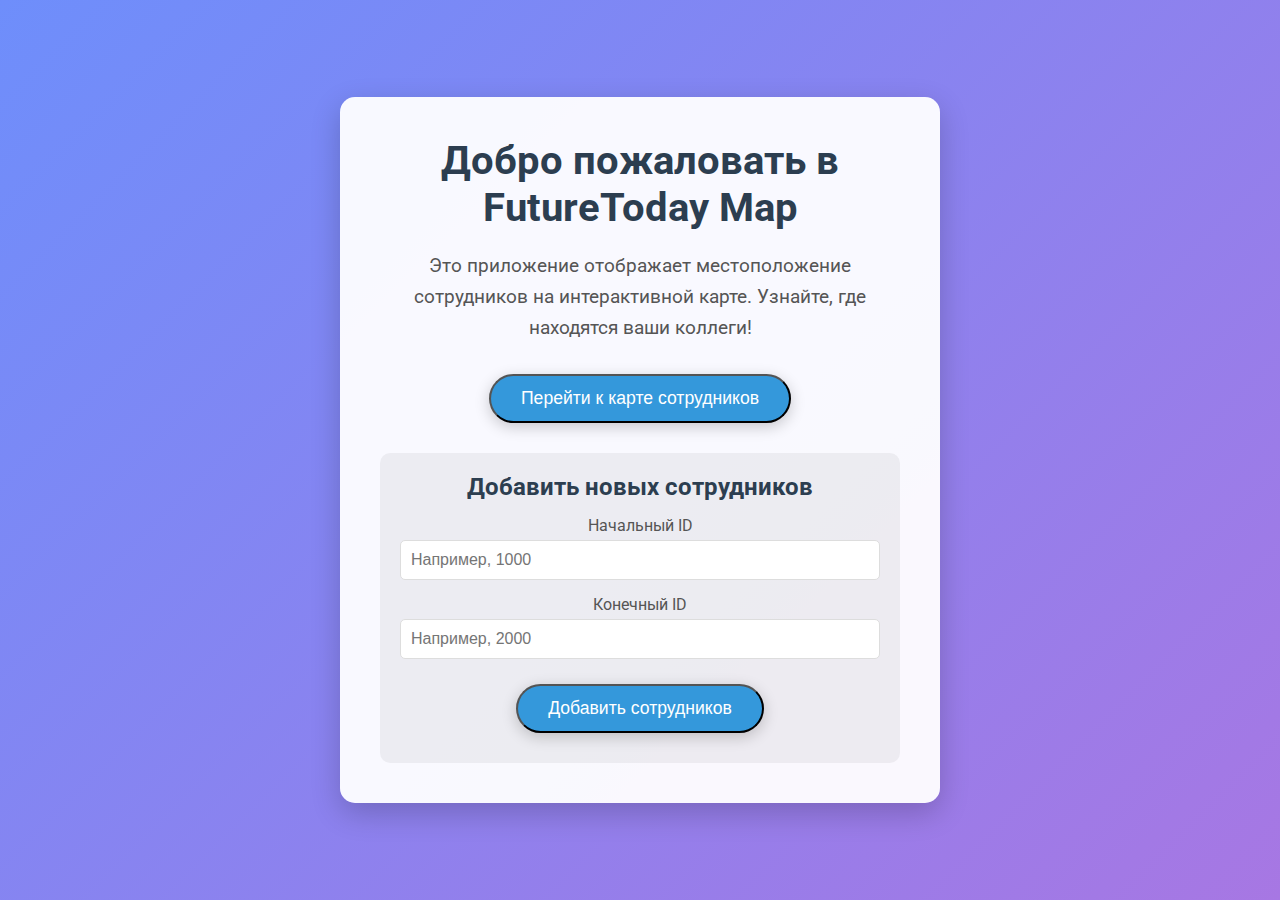
<file: app/static/index.html>
<!DOCTYPE html>
<html lang="ru">
<head>
    <meta charset="UTF-8">
    <meta name="viewport" content="width=device-width, initial-scale=1.0">
    <title>FutureToday Map - Главная</title>
    <link href="https://fonts.googleapis.com/css2?family=Roboto:wght@300;400;700&display=swap" rel="stylesheet">
    <style>
        * {
            margin: 0;
            padding: 0;
            box-sizing: border-box;
        }

        body {
            font-family: 'Roboto', sans-serif;
            background: linear-gradient(135deg, #6e8efb, #a777e3);
            color: #333;
            min-height: 100vh;
            display: flex;
            justify-content: center;
            align-items: center;
            text-align: center;
            padding: 20px;
        }

        .container {
            background: rgba(255, 255, 255, 0.95);
            border-radius: 15px;
            padding: 40px;
            max-width: 600px;
            box-shadow: 0 10px 30px rgba(0, 0, 0, 0.2);
            animation: fadeIn 1s ease-in-out;
        }

        h1 {
            color: #2c3e50;
            font-size: 2.5em;
            margin-bottom: 20px;
            font-weight: 700;
        }

        p {
            color: #555;
            font-size: 1.2em;
            line-height: 1.6;
            margin-bottom: 20px;
        }

        .btn {
            display: inline-block;
            padding: 12px 30px;
            background: #3498db;
            color: #fff;
            text-decoration: none;
            border-radius: 25px;
            font-size: 1.1em;
            font-weight: 400;
            transition: background 0.3s, transform 0.2s, box-shadow 0.3s;
            box-shadow: 0 4px 15px rgba(0, 0, 0, 0.2);
            margin: 10px 0;
            cursor: pointer;
        }

        .btn:hover {
            background: #2980b9;
            transform: translateY(-2px);
            box-shadow: 0 6px 20px rgba(0, 0, 0, 0.3);
        }

        .btn:active {
            transform: translateY(0);
            box-shadow: 0 2px 10px rgba(0, 0, 0, 0.2);
        }

        .form-container {
            margin-top: 20px;
            padding: 20px;
            background: rgba(0, 0, 0, 0.05);
            border-radius: 10px;
        }

        .form-container h2 {
            font-size: 1.5em;
            color: #2c3e50;
            margin-bottom: 15px;
        }

        .form-group {
            margin-bottom: 15px;
        }

        .form-group label {
            display: block;
            font-size: 1em;
            color: #555;
            margin-bottom: 5px;
        }

        .form-group input {
            width: 100%;
            padding: 10px;
            font-size: 1em;
            border: 1px solid #ddd;
            border-radius: 5px;
            outline: none;
            transition: border-color 0.3s;
        }

        .form-group input:focus {
            border-color: #3498db;
        }

        .progress-container {
            margin-top: 15px;
            display: none;
        }

        .progress-bar {
            width: 100%;
            background: #eee;
            border-radius: 5px;
            overflow: hidden;
            height: 20px;
        }

        .progress {
            width: 0%;
            height: 100%;
            background: #3498db;
            transition: width 0.3s;
        }

        .progress-text {
            margin-top: 5px;
            font-size: 0.9em;
            color: #555;
        }

        .message {
            margin-top: 15px;
            font-size: 1em;
            padding: 10px;
            border-radius: 5px;
            display: none;
        }

        .message.success {
            background: #e7f3e7;
            color: #2e7d32;
            display: block;
        }

        .message.error {
            background: #ffebee;
            color: #c62828;
            display: block;
        }

        @keyframes fadeIn {
            from {
                opacity: 0;
                transform: translateY(20px);
            }
            to {
                opacity: 1;
                transform: translateY(0);
            }
        }

        @media (max-width: 500px) {
            .container {
                padding: 20px;
            }

            h1 {
                font-size: 2em;
            }

            p {
                font-size: 1em;
            }

            .btn {
                padding: 10px 20px;
                font-size: 1em;
            }

            .form-container {
                padding: 15px;
            }
        }
    </style>
</head>
<body>
    <div class="container">
        <h1>Добро пожаловать в FutureToday Map</h1>
        <p>Это приложение отображает местоположение сотрудников на интерактивной карте. Узнайте, где находятся ваши коллеги!</p>
        <button class="btn" onclick="openMap()">Перейти к карте сотрудников</button>

        <div class="form-container">
            <h2>Добавить новых сотрудников</h2>
            <div class="form-group">
                <label for="start_id">Начальный ID</label>
                <input type="number" id="start_id" placeholder="Например, 1000" required>
            </div>
            <div class="form-group">
                <label for="end_id">Конечный ID</label>
                <input type="number" id="end_id" placeholder="Например, 2000" required>
            </div>
            <button class="btn" onclick="addUsers()">Добавить сотрудников</button>
            <div class="progress-container" id="progress-container">
                <div class="progress-bar">
                    <div class="progress" id="progress-bar"></div>
                </div>
                <div class="progress-text" id="progress-text">Обработка: 0%</div>
            </div>
            <div id="message" class="message"></div>
        </div>
    </div>

    <script>
        function openMap() {
            window.open('/map', '_blank');
        }

        async function addUsers() {
            const startId = document.getElementById('start_id').value;
            const endId = document.getElementById('end_id').value;
            const messageDiv = document.getElementById('message');
            const progressContainer = document.getElementById('progress-container');
            const progressBar = document.getElementById('progress-bar');
            const progressText = document.getElementById('progress-text');

            if (!startId || !endId || startId < 1 || endId < startId) {
                messageDiv.className = 'message error';
                messageDiv.textContent = 'Пожалуйста, введите корректный диапазон ID.';
                return;
            }

            messageDiv.className = 'message';
            messageDiv.textContent = '';
            progressContainer.style.display = 'block';
            progressBar.style.width = '0%';
            progressText.textContent = 'Обработка: 0%';

            const ws = new WebSocket(`ws://${window.location.host}/ws/add_users`);

            ws.onopen = () => {
                ws.send(JSON.stringify({ start_id: parseInt(startId), end_id: parseInt(endId) }));
            };

            ws.onmessage = (event) => {
                const data = JSON.parse(event.data);
                if (data.status === 'progress') {
                    const percentage = Math.round((data.processed / data.total) * 100);
                    progressBar.style.width = `${percentage}%`;
                    progressText.textContent = `Обработка: ${percentage}% (${data.processed}/${data.total})`;
                } else if (data.status === 'complete') {
                    progressContainer.style.display = 'none';
                    messageDiv.className = 'message success';
                    messageDiv.textContent = `Добавлено ${data.added_count} новых сотрудников!`;
                    ws.close();
                } else if (data.status === 'error') {
                    progressContainer.style.display = 'none';
                    messageDiv.className = 'message error';
                    messageDiv.textContent = data.message;
                    ws.close();
                }
            };

            ws.onerror = () => {
                progressContainer.style.display = 'none';
                messageDiv.className = 'message error';
                messageDiv.textContent = 'Ошибка подключения. Попробуйте снова.';
            };
        }
    </script>
</body>
</html>
</file>
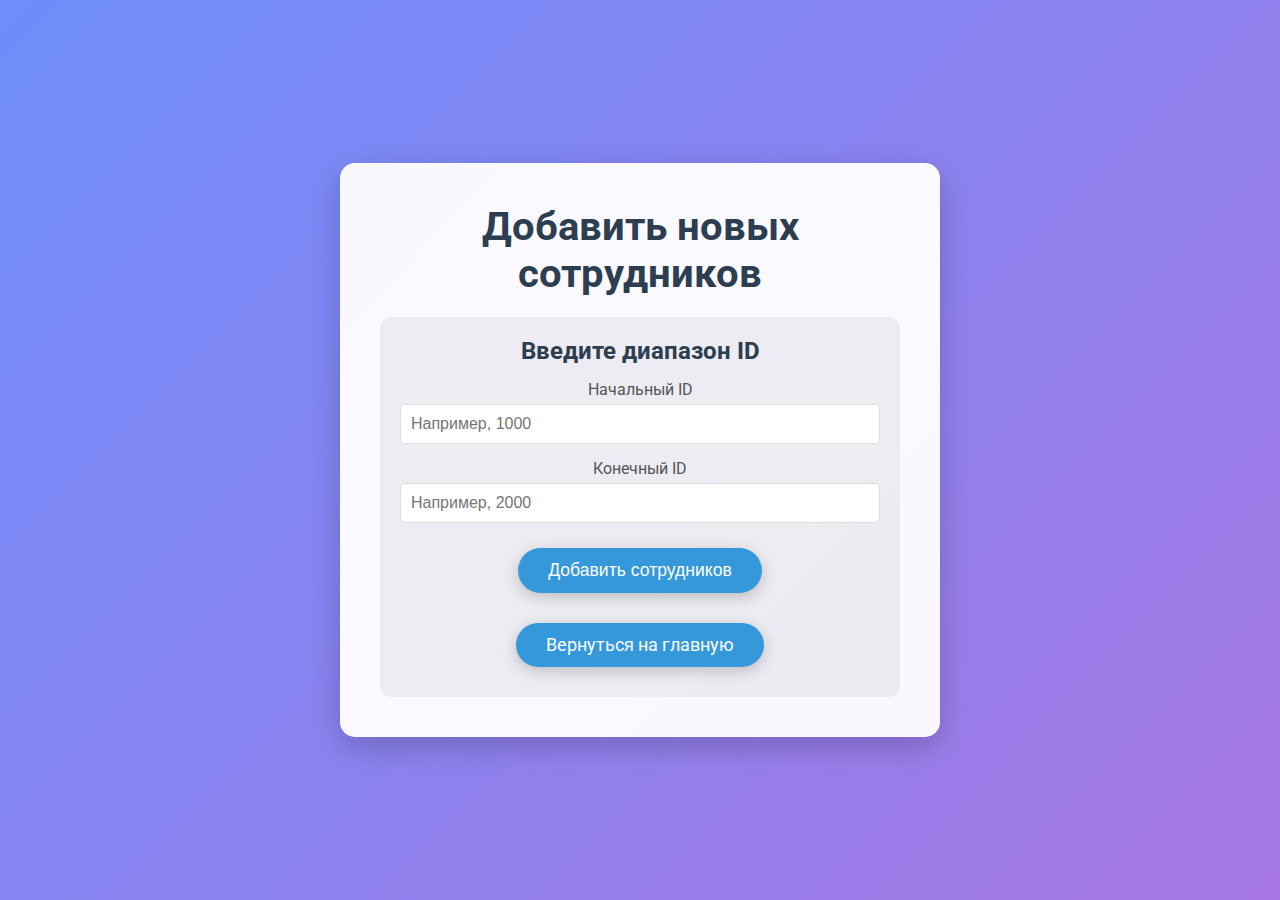
<file: app/static/add_users.html>
<!DOCTYPE html>
<html lang="ru">
<head>
    <meta charset="UTF-8">
    <meta name="viewport" content="width=device-width, initial-scale=1.0">
    <title>FutureToday Map - Добавить сотрудников</title>
    <link href="https://fonts.googleapis.com/css2?family=Roboto:wght@300;400;700&display=swap" rel="stylesheet">
    <style>
        * {
            margin: 0;
            padding: 0;
            box-sizing: border-box;
        }

        body {
            font-family: 'Roboto', sans-serif;
            background: linear-gradient(135deg, #6e8efb, #a777e3);
            color: #333;
            min-height: 100vh;
            display: flex;
            justify-content: center;
            align-items: center;
            text-align: center;
            padding: 20px;
        }

        .container {
            background: rgba(255, 255, 255, 0.95);
            border-radius: 15px;
            padding: 40px;
            max-width: 600px;
            box-shadow: 0 10px 30px rgba(0, 0, 0, 0.2);
            animation: fadeIn 1s ease-in-out;
        }

        h1 {
            color: #2c3e50;
            font-size: 2.5em;
            margin-bottom: 20px;
            font-weight: 700;
        }

        .btn {
            display: inline-block;
            padding: 12px 30px;
            background: #3498db;
            color: #fff;
            text-decoration: none;
            border-radius: 25px;
            font-size: 1.1em;
            font-weight: 400;
            transition: background 0.3s, transform 0.2s, box-shadow 0.3s;
            box-shadow: 0 4px 15px rgba(0, 0, 0, 0.2);
            margin: 10px 0;
            border: none;
            cursor: pointer;
        }

        .btn:hover {
            background: #2980b9;
            transform: translateY(-2px);
            box-shadow: 0 6px 20px rgba(0, 0, 0, 0.3);
        }

        .btn:active {
            transform: translateY(0);
            box-shadow: 0 2px 10px rgba(0, 0, 0, 0.2);
        }

        .form-container {
            margin-top: 20px;
            padding: 20px;
            background: rgba(0, 0, 0, 0.05);
            border-radius: 10px;
        }

        .form-container h2 {
            font-size: 1.5em;
            color: #2c3e50;
            margin-bottom: 15px;
        }

        .form-group {
            margin-bottom: 15px;
        }

        .form-group label {
            display: block;
            font-size: 1em;
            color: #555;
            margin-bottom: 5px;
        }

        .form-group input {
            width: 100%;
            padding: 10px;
            font-size: 1em;
            border: 1px solid #ddd;
            border-radius: 5px;
            outline: none;
            transition: border-color 0.3s;
        }

        .form-group input:focus {
            border-color: #3498db;
        }

        .progress-container {
            margin-top: 15px;
            display: none;
        }

        .progress-container.active {
            display: block;
        }

        .progress-bar {
            width: 100%;
            background: #e0e0e0;
            border-radius: 5px;
            overflow: hidden;
            height: 20px;
        }

        .progress-fill {
            height: 100%;
            background: #4caf50;
            width: 0;
            transition: width 0.3s ease-in-out;
        }

        .progress-text {
            margin-top: 5px;
            font-size: 0.9em;
            color: #555;
        }

        .message {
            margin-top: 15px;
            font-size: 1em;
            padding: 10px;
            border-radius: 5px;
            display: none;
        }

        .message.success {
            background: #e7f3e7;
            color: #2e7d32;
            display: block;
        }

        .message.error {
            background: #ffebee;
            color: #c62828;
            display: block;
        }

        @keyframes fadeIn {
            from {
                opacity: 0;
                transform: translateY(20px);
            }
            to {
                opacity: 1;
                transform: translateY(0);
            }
        }

        @media (max-width: 500px) {
            .container {
                padding: 20px;
            }

            h1 {
                font-size: 2em;
            }

            .btn {
                padding: 10px 20px;
                font-size: 1em;
            }

            .form-container {
                padding: 15px;
            }
        }
    </style>
</head>
<body>
    <div class="container">
        <h1>Добавить новых сотрудников</h1>
        <div class="form-container">
            <h2>Введите диапазон ID</h2>
            <div class="form-group">
                <label for="start_id">Начальный ID</label>
                <input type="number" id="start_id" placeholder="Например, 1000" required>
            </div>
            <div class="form-group">
                <label for="end_id">Конечный ID</label>
                <input type="number" id="end_id" placeholder="Например, 2000" required>
            </div>
            <button class="btn" onclick="addUsers()">Добавить сотрудников</button>
            <div class="progress-container" id="progress-container">
                <div class="progress-bar">
                    <div class="progress-fill" id="progress-fill"></div>
                </div>
                <div class="progress-text" id="progress-text">Обработка: 0%</div>
            </div>
            <div id="message" class="message"></div>
            <a href="/" class="btn" style="margin-top: 20px;">Вернуться на главную</a>
        </div>
    </div>

    <script>
        async function addUsers() {
            const startId = document.getElementById('start_id').value;
            const endId = document.getElementById('end_id').value;
            const messageDiv = document.getElementById('message');
            const progressContainer = document.getElementById('progress-container');
            const progressFill = document.getElementById('progress-fill');
            const progressText = document.getElementById('progress-text');

            if (!startId || !endId || startId < 1 || endId < startId) {
                messageDiv.className = 'message error';
                messageDiv.textContent = 'Пожалуйста, введите корректный диапазон ID.';
                return;
            }

            messageDiv.className = 'message';
            messageDiv.textContent = '';
            progressContainer.className = 'progress-container active';
            progressFill.style.width = '0%';
            progressText.textContent = 'Обработка: 0%';

            try {
                const taskId = Date.now().toString();
                console.log(`Starting task with task_id: ${taskId}`);
                const response = await fetch('/add_users', {
                    method: 'POST',
                    headers: {
                        'Content-Type': 'application/json',
                    },
                    body: JSON.stringify({ start_id: parseInt(startId), end_id: parseInt(endId), task_id: taskId }),
                });

                const result = await response.json();

                if (!response.ok) {
                    messageDiv.className = 'message error';
                    messageDiv.textContent = result.message || 'Ошибка при добавлении сотрудников.';
                    progressContainer.className = 'progress-container';
                    return;
                }

                const totalIds = endId - startId + 1;
                const pollProgress = async () => {
                    try {
                        const progressResponse = await fetch(`/progress/${taskId}`);
                        const progressData = await progressResponse.json();
                        console.log(`Progress for task ${taskId}:`, progressData);
                        const progress = progressData.progress || 0;
                        const percentage = Math.min((progress / totalIds) * 100, 100).toFixed(1);
                        progressFill.style.width = `${percentage}%`;
                        progressText.textContent = `Обработка: ${percentage}% (${progress}/${totalIds})`;

                        if (progress < totalIds && !progressData.error) {
                            setTimeout(pollProgress, 1000);
                        } else {
                            progressContainer.className = 'progress-container';
                            if (progressData.error) {
                                messageDiv.className = 'message error';
                                messageDiv.textContent = progressData.message || 'Ошибка при обработке.';
                            } else {
                                const addedCount = progressData.added_count || 0;
                                messageDiv.className = 'message success';
                                messageDiv.textContent = `Добавлено ${addedCount} новых сотрудников!`;
                            }
                        }
                    } catch (error) {
                        console.error(`Error polling progress for task ${taskId}:`, error);
                        progressContainer.className = 'progress-container';
                        messageDiv.className = 'message error';
                        messageDiv.textContent = 'Ошибка при получении прогресса.';
                    }
                };

                pollProgress();
            } catch (error) {
                console.error('Error starting task:', error);
                messageDiv.className = 'message error';
                messageDiv.textContent = 'Ошибка сети. Попробуйте снова.';
                progressContainer.className = 'progress-container';
            }
        }
    </script>
</body>
</html>
</file>
